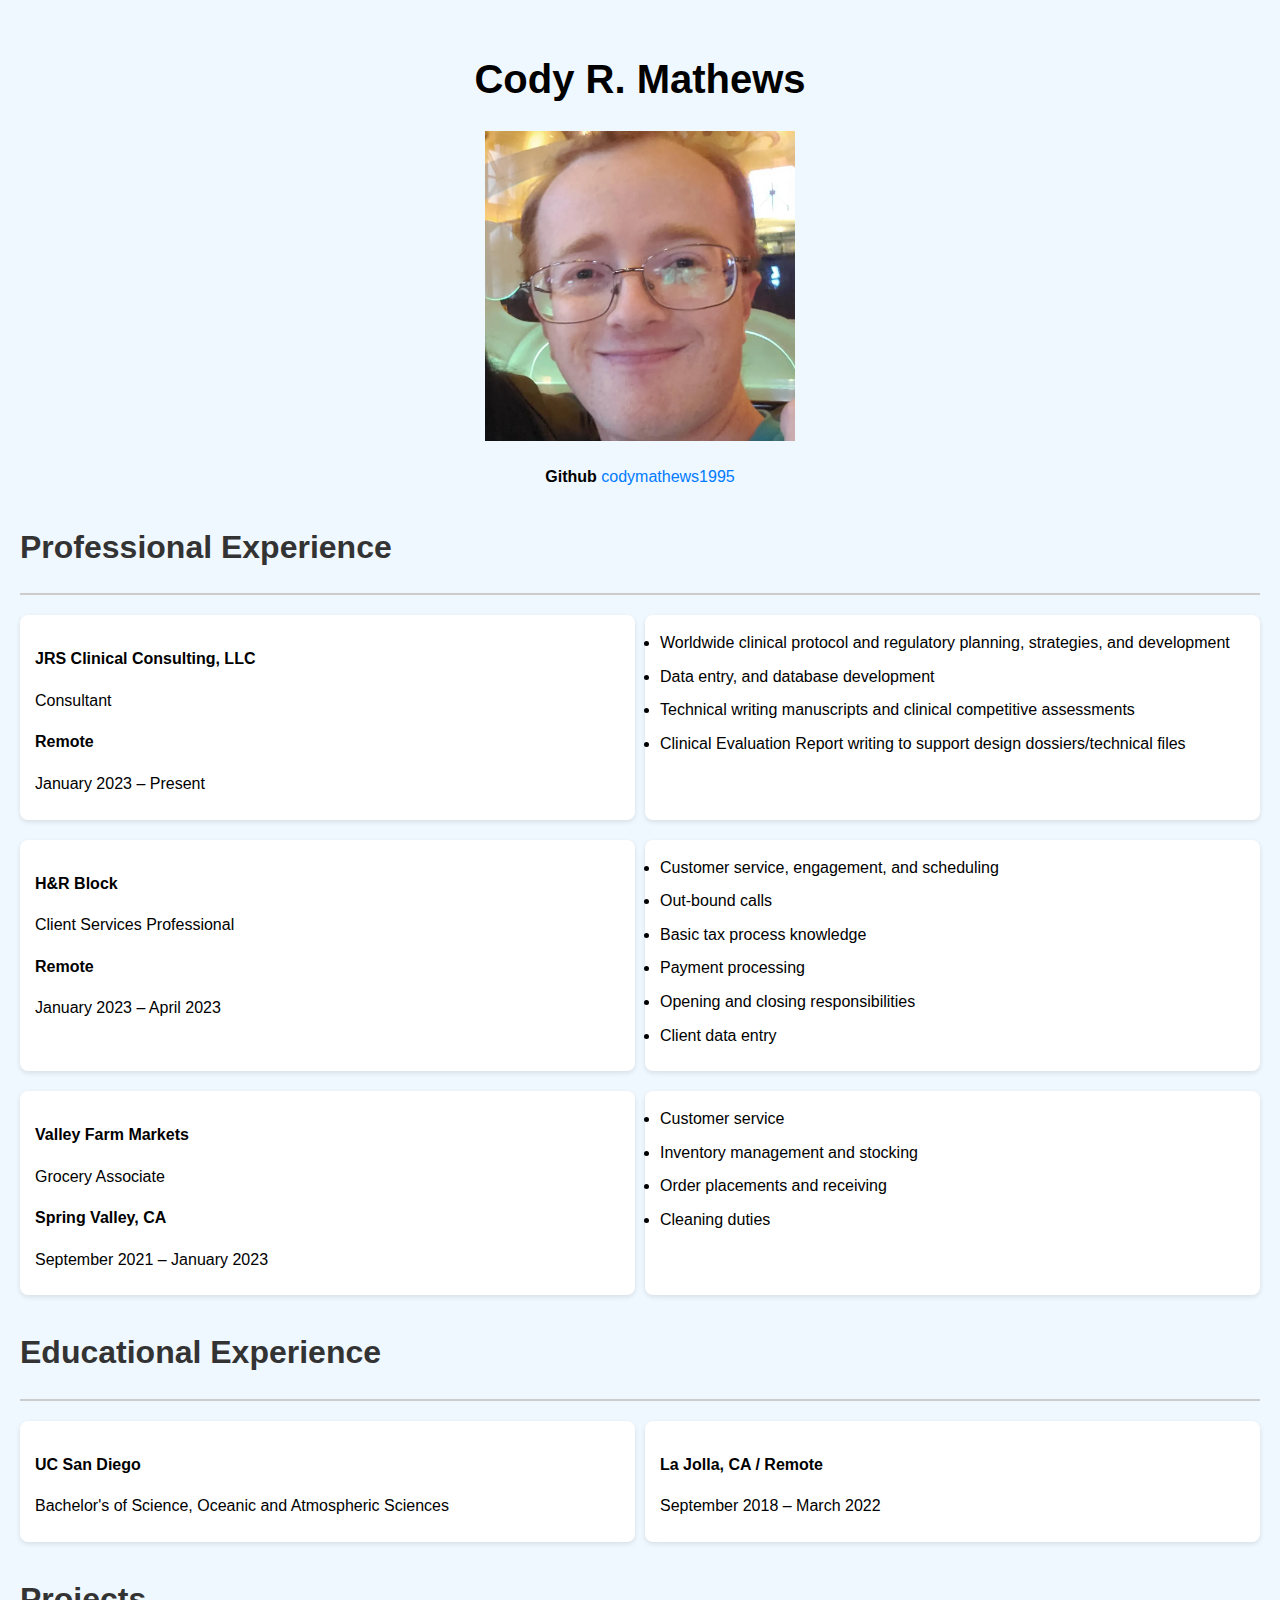
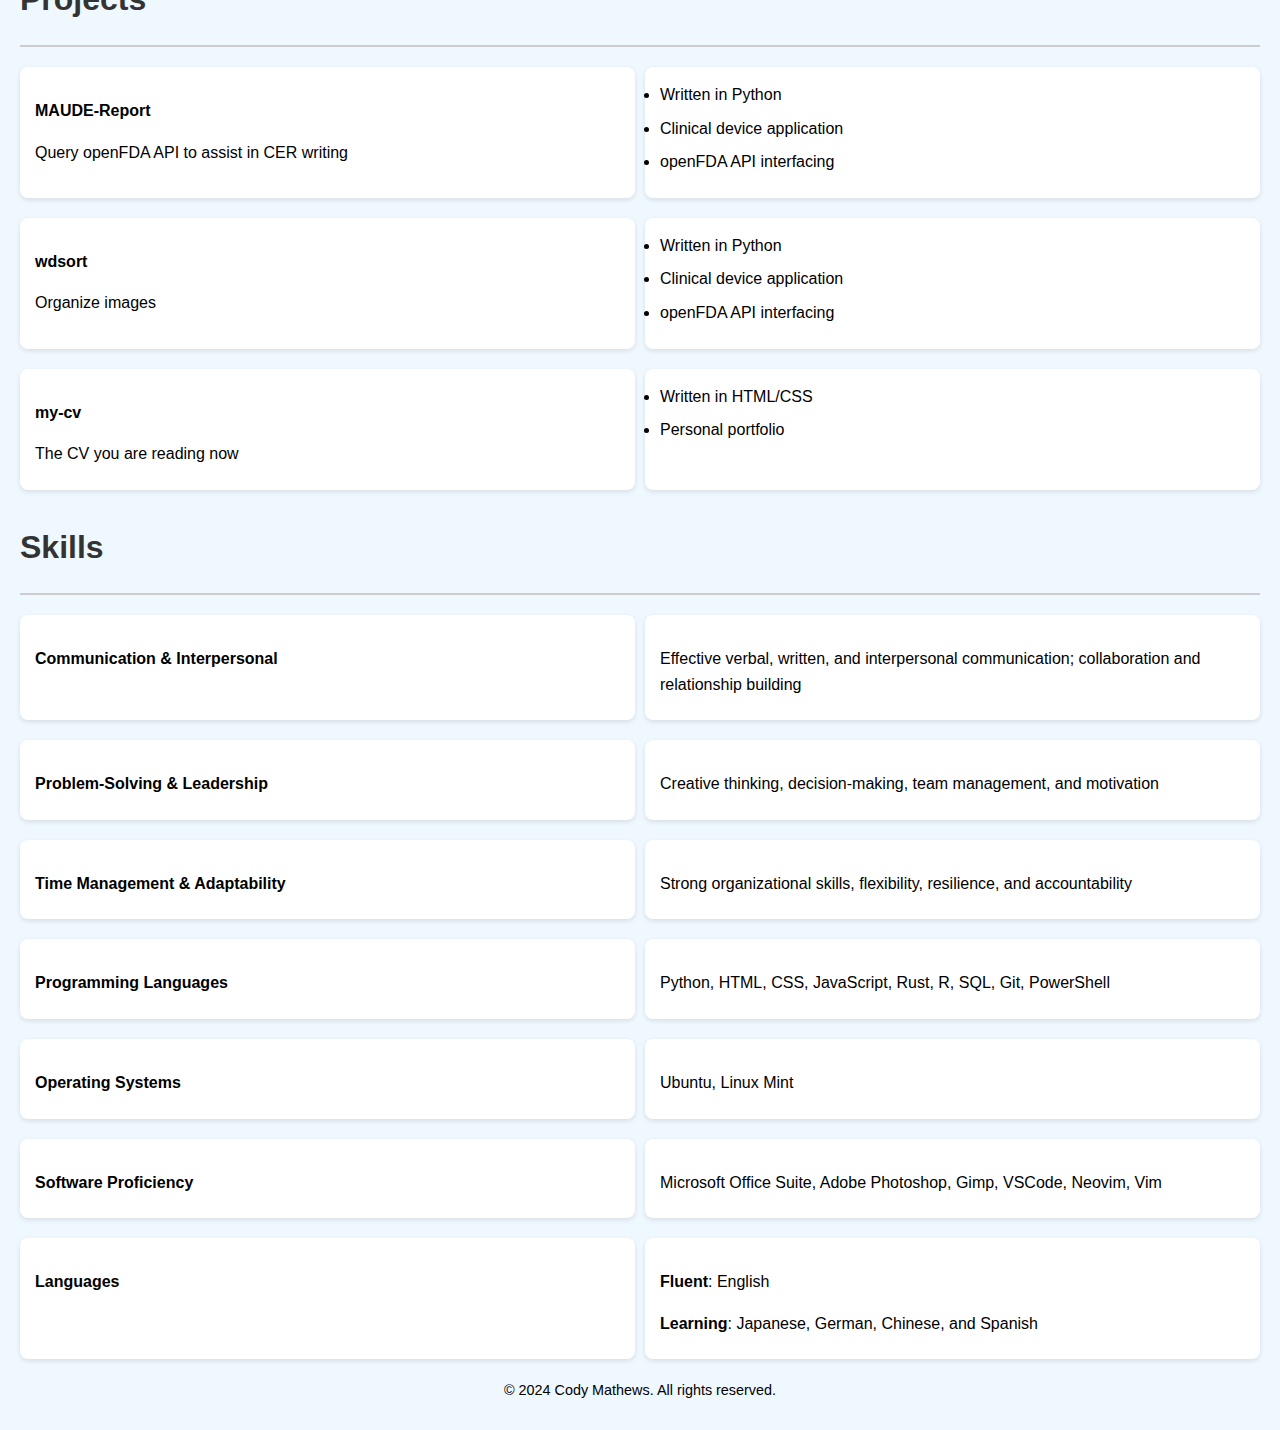
<file: index.html>
<!-- index.html -->
<!DOCTYPE html>
<html lang="en">
<head>
    <meta charset="UTF-8">
    <meta name="viewport" content="width=device-width, initial-scale=1.0">
    <title>Cody Mathews CV</title>
</head>
<body>
    <div id="resume"></div>
    <script>
        fetch('src/html/resume.html')
            .then(response => response.text())
            .then(data => {
                document.getElementById('resume').innerHTML = data;
            })
            .catch(error => console.error('Error loading the file:', error));
    </script>
</body>
</html>
</file>
